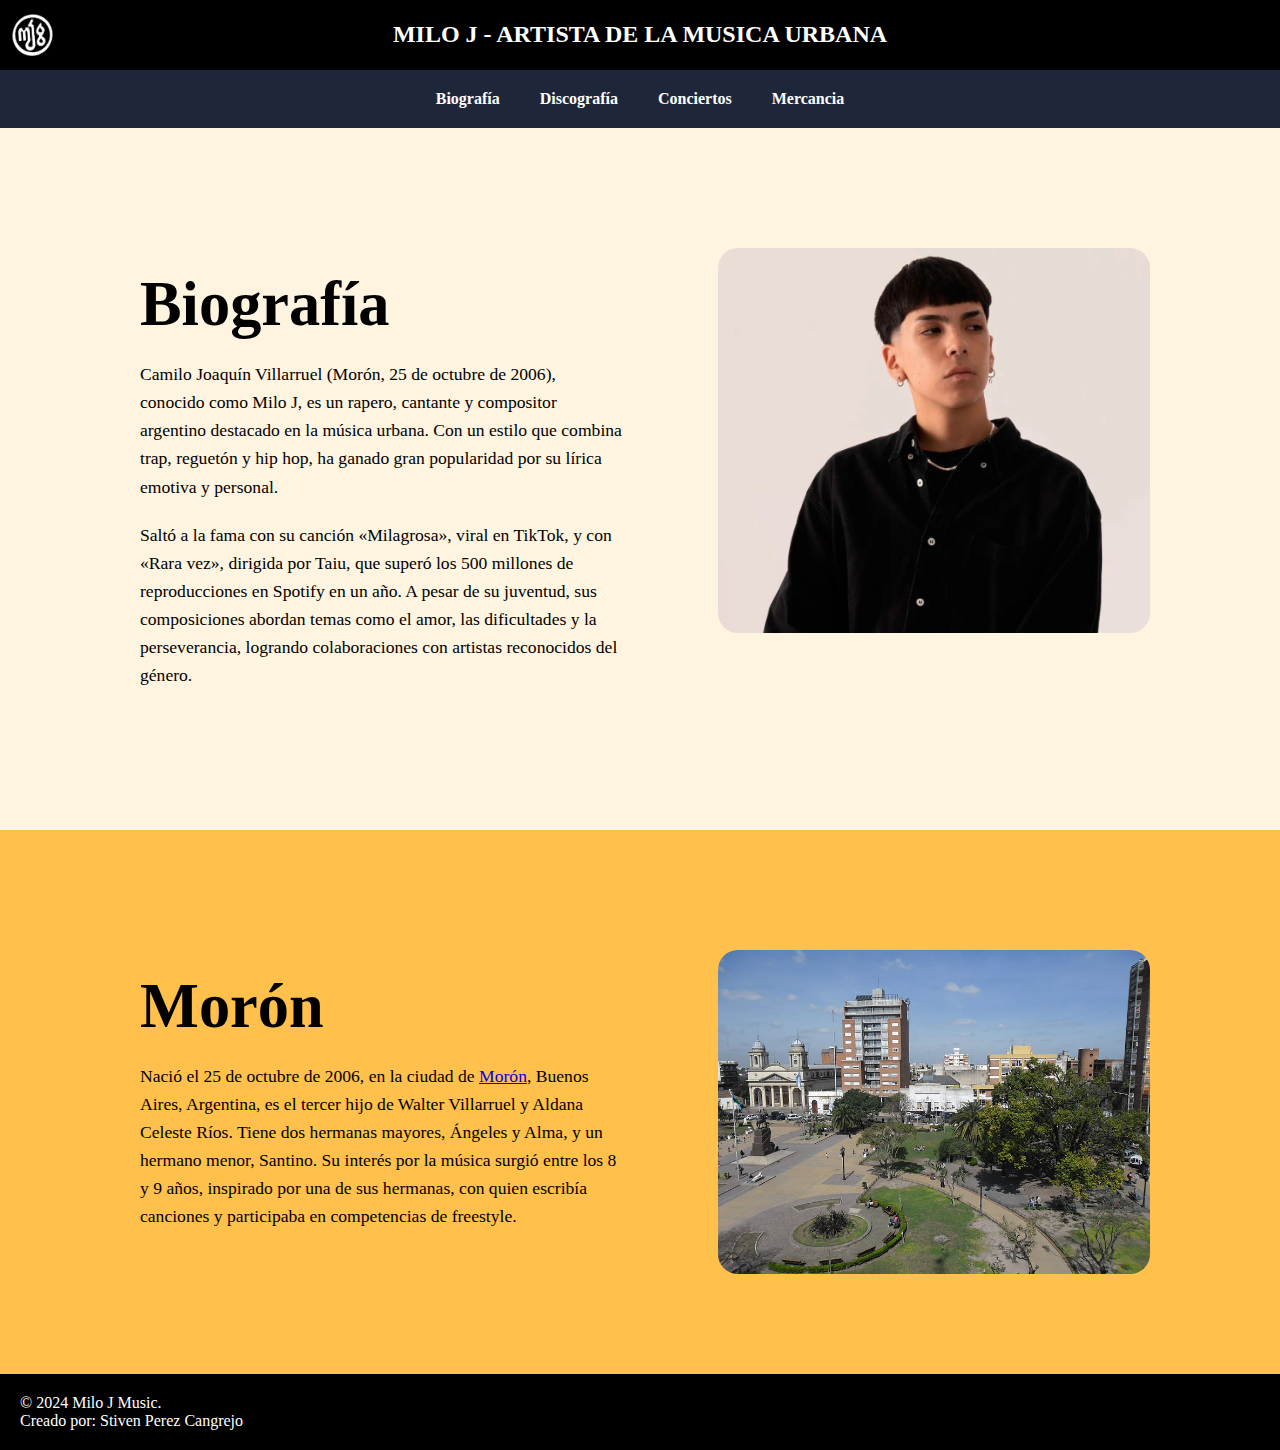
<file: Milojnuevo/index.html>
<html>
<head>
    <meta charset="UTF-8">
    <meta name="viewport" content="width=device-width, initial-scale=1.0">
    <title>Milo J</title>
    <link rel="stylesheet" href="style.css">
    <link rel="icon" href="img/milo j.ico"> 

    <meta name="description" content="Conoce la historia de Milo J, desde sus inicios en la música hasta su ascenso como uno de los artistas más influyentes del rap urbano. Descubre su trayectoria, sus logros y la evolución de su estilo único.">
    <meta name="keywords" content="biografía Milo J, historia de Milo J, vida personal de Milo J, infancia de Milo J, crecimiento de Milo J, origen de Milo J, trayectoria de Milo J en la música, comienzo de Milo J en el rap, formación de Milo J como artista, influencia de Milo J, desarrollo artístico de Milo J, primer álbum de Milo J, cómo comenzó Milo J en la música, primeros pasos de Milo J en el rap, vida en Argentina de Milo J, antecedentes familiares de Milo J, historia detrás de la carrera de Milo J, influencia musical de Milo J, evolución de Milo J en el género urbano, impacto de Milo J en el rap argentino, logros personales de Milo J, retos de Milo J en su carrera, superación de Milo J, crecimiento en la escena urbana, contribuciones de Milo J al rap, estilo de vida de Milo J, motivaciones de Milo J como artista, cómo influye Milo J en la juventud, filosofía musical de Milo J, personalidad de Milo J, el camino de Milo J hacia el éxito, momentos clave en la vida de Milo J, legado de Milo J en la música urbana, cómo se convirtió Milo J en un referente, historia personal y profesional de Milo J, desarrollo personal de Milo J, educación y formación de Milo J, la vida temprana de Milo J, cómo ha cambiado Milo J a lo largo de los años, historias de la vida de Milo J, inspiración y trayectoria de Milo J en el rap, contribuciones de Milo J a la cultura urbana, cómo influye Milo J en la música contemporánea">

    <meta property="og:title" content="Biografía de Milo J: La Historia del Rapero que Revolucionó el Rap Urbano">
    <meta property="og:description" content="Descubre la increíble historia de Milo J: el artista argentino que ha revolucionado el rap urbano. Conoce su trayectoria, su ascenso a la fama y el impacto de su música en la escena global. ¡Explora su legado y la influencia que ha dejado en la cultura musical!">
    <meta property="og:image" content="img/descriptio-bio.jpeg" alt="img-descripcion-milo-bio">


</head>

<body>
    <header class="flex-header">
        <img src="img/logo 166.png" alt="logo" >
        <h1>MILO J - ARTISTA DE LA MUSICA URBANA</h1>
    </header>

    <div>
        <nav>
            <ul>
                <li> <a href="index.html">Biografía</a> </li>
                <li> <a href="discografia.html">Discografía</a> </li>
                <li> <a href="conciertos.html">Conciertos</a> </li>
                <li> <a href="https://listado.mercadolibre.com.co/milo-j">Mercancia</a> </li>
            </ul>
        </nav>
    </div>

    <main>
        <section>
            <img src="img/Milo-J.jpg" alt="Milo j">
            <div class="content">
            <h2>Biografía</h2>
            <p>Camilo Joaquín Villarruel (Morón, 25 de octubre de 2006), conocido como Milo J, es un rapero, cantante y compositor argentino destacado en la música urbana. Con un estilo que combina trap, reguetón y hip hop, ha ganado gran popularidad por su lírica emotiva y personal.</p>
            <p>Saltó a la fama con su canción «Milagrosa», viral en TikTok, y con «Rara vez», dirigida por Taiu, que superó los 500 millones de reproducciones en Spotify en un año. A pesar de su juventud, sus composiciones abordan temas como el amor, las dificultades y la perseverancia, logrando colaboraciones con artistas reconocidos del género.</p>
            </div>
        </section>
    
        <section class="sectionmargen">
            <img src="img/moron.jpeg" alt="moron">
            <div class="content">
            <h2>Morón</h2>
            <p>Nació el 25 de octubre de 2006, en la ciudad de <a href="https://es.wikipedia.org/wiki/Mor%C3%B3n_(Argentina)" class="moron">Morón</a>, Buenos Aires, Argentina, es el tercer hijo de Walter Villarruel y Aldana Celeste Ríos. Tiene dos hermanas mayores, Ángeles y Alma, y un hermano menor, Santino. Su interés por la música surgió entre los 8 y 9 años, inspirado por una de sus hermanas, con quien escribía canciones y participaba en competencias de freestyle.</p>
            </div>
        </section>
    </main>

    <footer>
        <p>&copy; 2024 Milo J Music.</p>
        <p>Creado por: Stiven Perez Cangrejo</p>
    </footer>

</html>
</file>
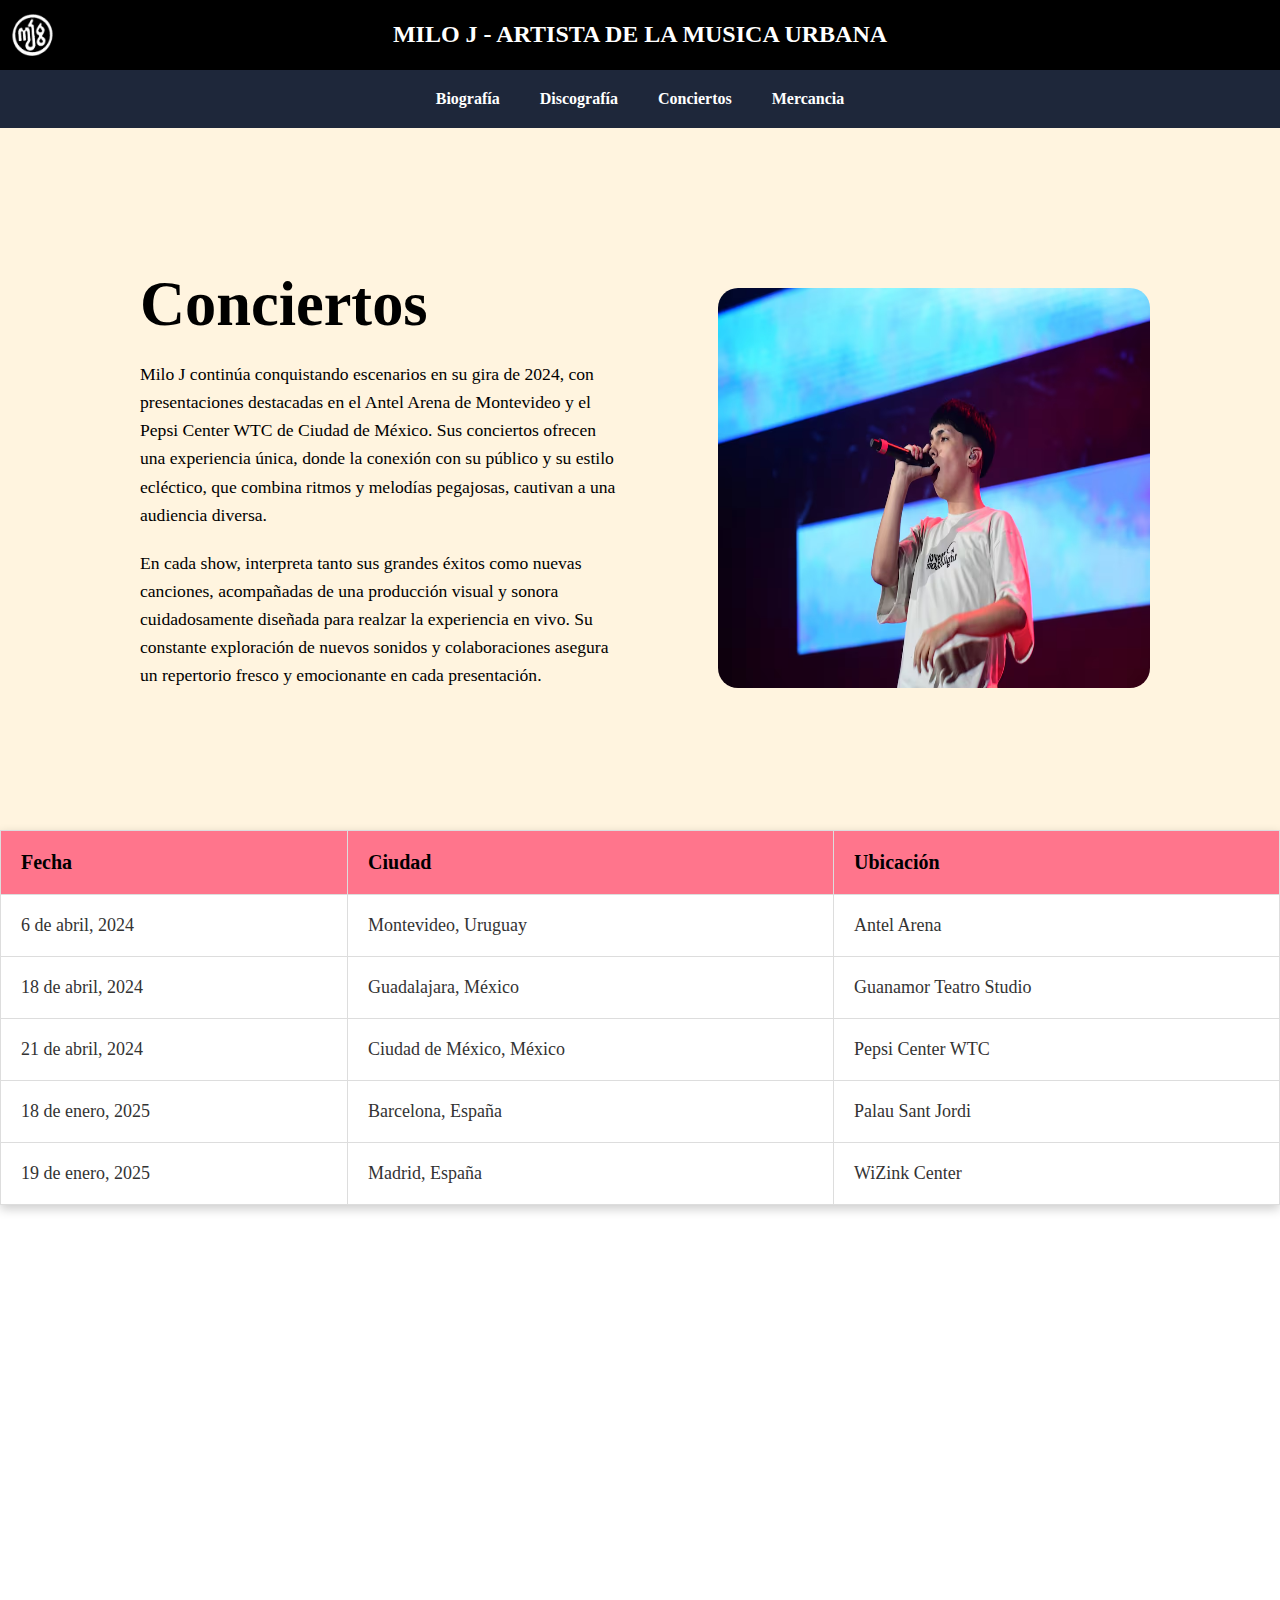
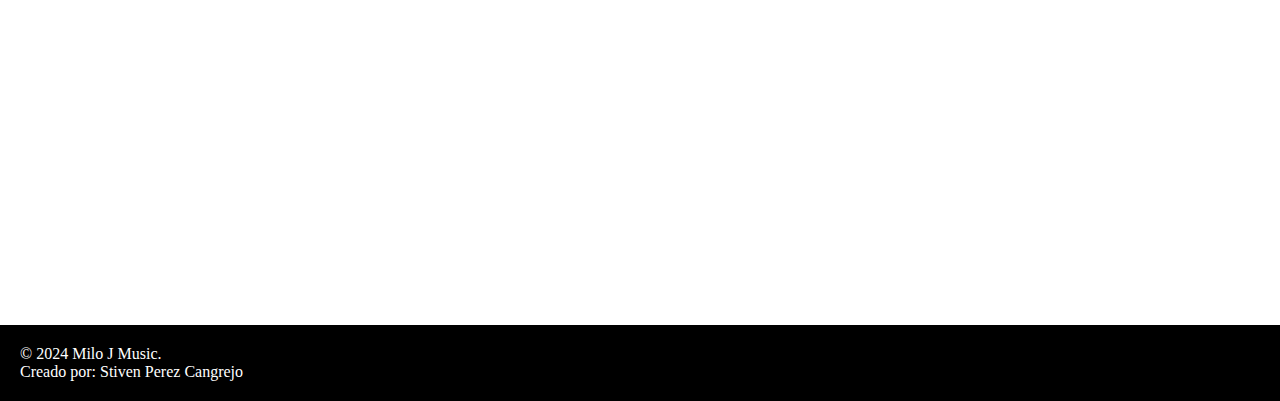
<file: Milojnuevo/conciertos.html>
<html>
<head>
    <meta charset="UTF-8">
    <meta name="viewport" content="width=device-width, initial-scale=1.0">
    <title>Milo J</title>
    <link rel="stylesheet" href="style.css">
    <link rel="icon" href="img/milo j.ico"> 

    <meta name="description" content="Consulta los próximos conciertos de Milo J y no te pierdas la oportunidad de verlo en vivo. Encuentra información actualizada sobre sus presentaciones en diferentes ciudades y cómo comprar tus entradas.">
    <meta name="keywords" content="conciertos Milo J, próximos conciertos Milo J, entradas Milo J, fechas de conciertos Milo J, conciertos en vivo Milo J, eventos Milo J, conciertos de rap Milo J, gira Milo J 2024, presentaciones Milo J, dónde ver a Milo J, entradas para conciertos de Milo J, tour Milo J, conciertos en Argentina Milo J, conciertos de rap en vivo, cómo comprar entradas Milo J, calendario de conciertos Milo J, próximos shows Milo J, entradas para conciertos de rap, tour y conciertos Milo J">

    <meta property="og:title" content="Próximos Conciertos de Milo J: No Te Pierdas sus Shows en Vivo">
    <meta property="og:description" content="¡No te pierdas los próximos conciertos de Milo J! Descubre las fechas, ciudades y cómo conseguir tus entradas para vivir la experiencia en vivo del rapero argentino.">
    <meta property="og:image" content="img/description-milo-concert.jpg" alt="img-descripcion-milo-concert">



</head>

<body>
    <header class="flex-header">
        <img src="img/logo 166.png" alt="logo">
        <h1>MILO J - ARTISTA DE LA MUSICA URBANA</h1>
    </header>
    
    <div>
        <nav>
            <ul>
                <li> <a href="index.html">Biografía</a> </li>
                <li> <a href="discografia.html">Discografía</a> </li>
                <li> <a href="conciertos.html">Conciertos</a> </li>
                <li> <a href="https://listado.mercadolibre.com.co/milo-j">Mercancia</a> </li>
            </ul>
        </nav>
    </div>

    <main>
        <section>
            <img src="img/concierto.avif" alt="concierto" class="img-concert">
            <div class="content">
            <h2>Conciertos</h2>
            <p>Milo J continúa conquistando escenarios en su gira de 2024, con presentaciones destacadas en el Antel Arena de Montevideo y el Pepsi Center WTC de Ciudad de México. Sus conciertos ofrecen una experiencia única, donde la conexión con su público y su estilo ecléctico, que combina ritmos y melodías pegajosas, cautivan a una audiencia diversa.</p>
            <p>En cada show, interpreta tanto sus grandes éxitos como nuevas canciones, acompañadas de una producción visual y sonora cuidadosamente diseñada para realzar la experiencia en vivo. Su constante exploración de nuevos sonidos y colaboraciones asegura un repertorio fresco y emocionante en cada presentación.</p>
            </div>
        </section>
    
        <table border="1"> 
            <tr>
                <th>Fecha</th>
                <th>Ciudad</th>
                <th>Ubicación</th>
            </tr>
            <tr>
                <td>6 de abril, 2024</td>
                <td>Montevideo, Uruguay</td>
                <td>Antel Arena</td>
            </tr>
            <tr>
                <td>18 de abril, 2024</td>
                <td>Guadalajara, México</td>
                <td>Guanamor Teatro Studio</td>
            </tr>
            <tr>
                <td>21 de abril, 2024</td>
                <td>Ciudad de México, México</td>
                <td>Pepsi Center WTC</td>
            </tr>
            <tr>
                <td>18 de enero, 2025</td>
                <td>Barcelona, España</td>
                <td>Palau Sant Jordi</td>
            </tr>
            <tr>
                <td>19 de enero, 2025</td>
                <td>Madrid, España</td>
                <td>WiZink Center</td>
            </tr>
        </table>
    
        <div style="position:relative;padding-bottom:56.25%;height:0;overflow:hidden;">
            <iframe src="https://geo.dailymotion.com/player.html?video=x8vtb26"
            style="width:100%; height:100%; position:absolute; left:0px; top:0px; overflow:hidden; border:none;"
            allowfullscreen
            title="Dailymotion Video Player"
            allow="web-share">
            </iframe>
        </div>
        </main>
    
        <footer>
            <p>&copy; 2024 Milo J Music.</p>
            <p>Creado por: Stiven Perez Cangrejo</p>
        </footer>

    </body>
    </html>
</file>
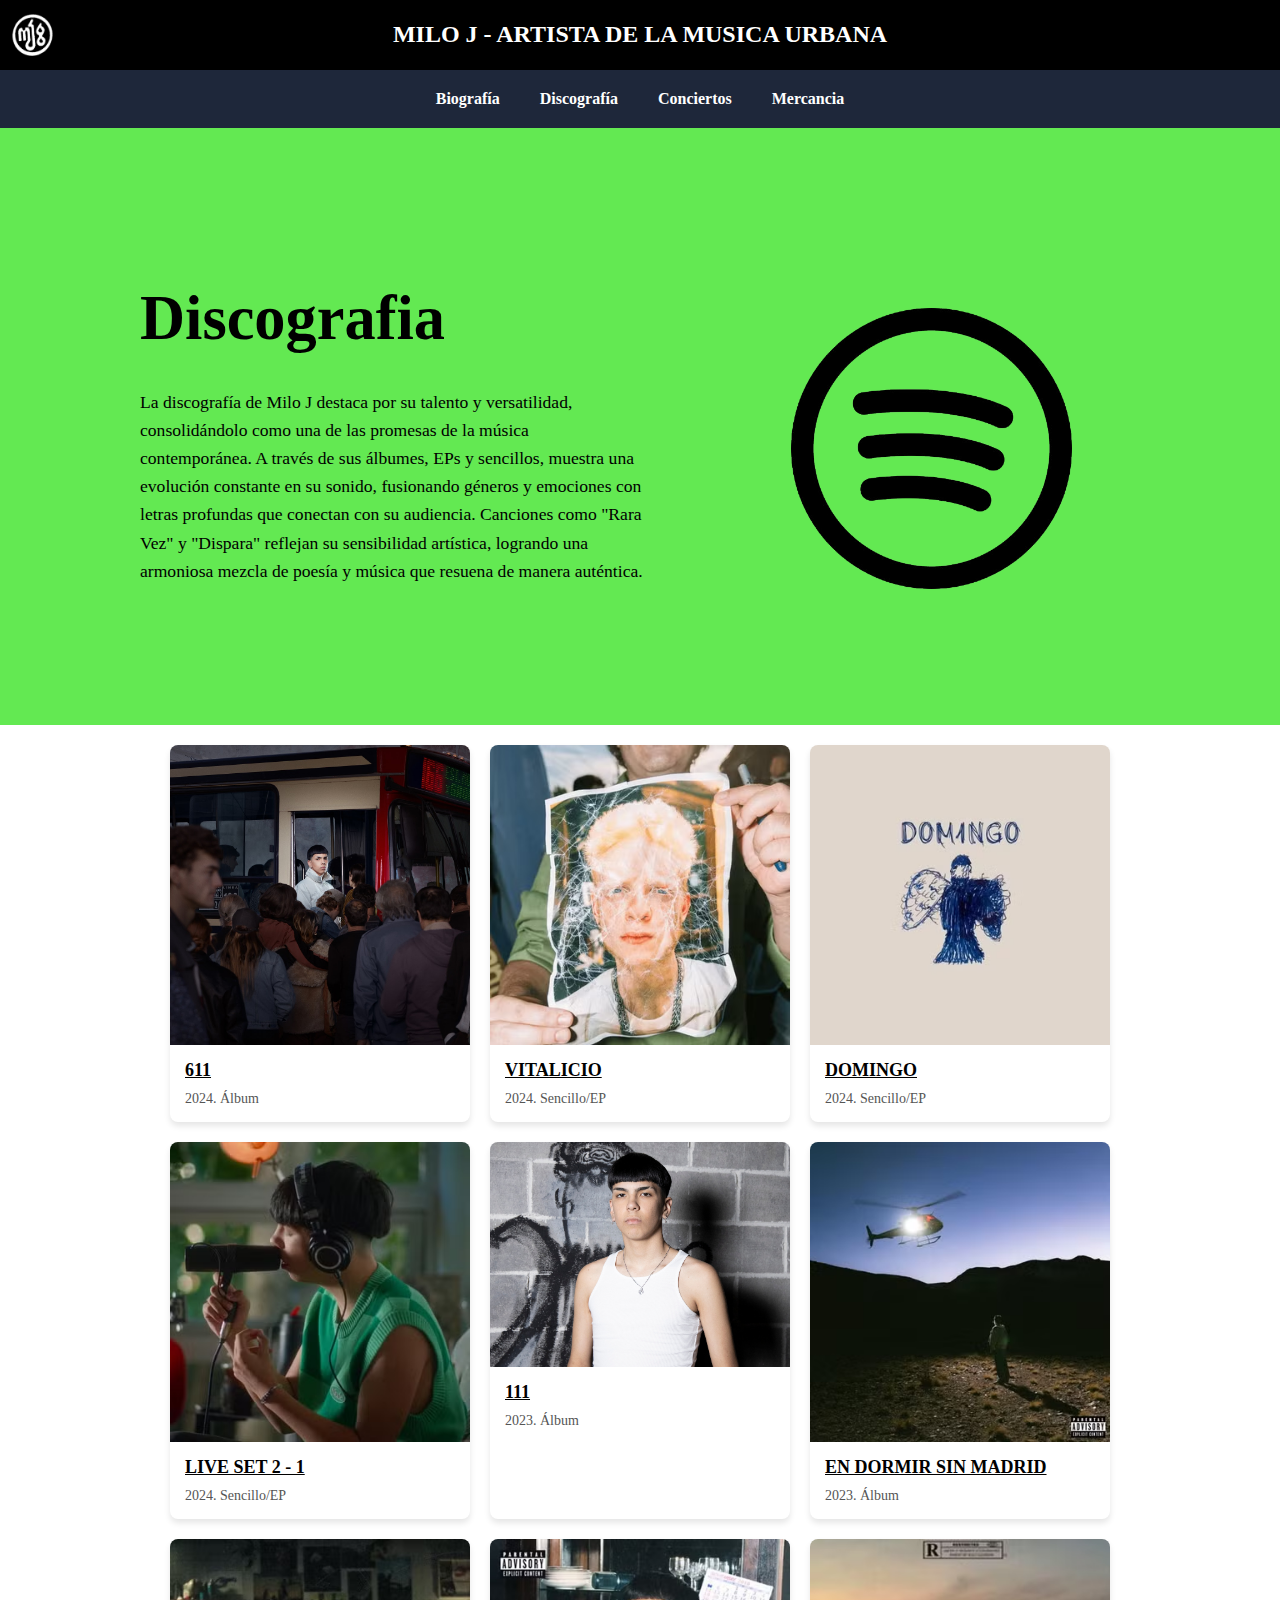
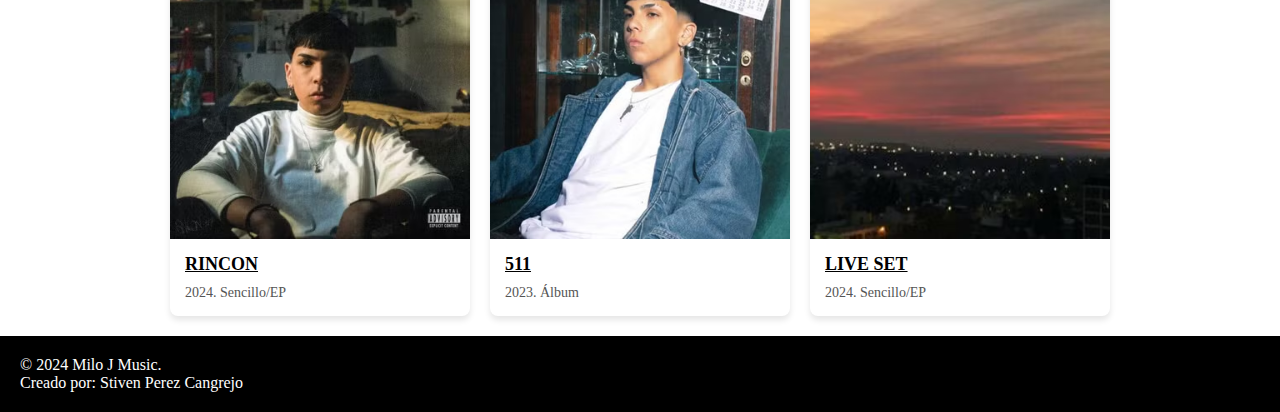
<file: Milojnuevo/discografia.html>
<html>
<head>
    <meta charset="UTF-8">
    <meta name="viewport" content="width=device-width, initial-scale=1.0">
    <title>Milo J</title>
    <link rel="stylesheet" href="style.css">
    <link rel="icon" href="img/milo j.ico"> 

    <meta name="description" content="Explora la discografía completa de Milo J, desde sus primeros álbumes hasta sus éxitos más recientes. Conoce sus canciones más populares, colaboraciones y cómo su música ha evolucionado a lo largo de los años.">
    <meta name="keywords" content="discografía de Milo J, álbumes de Milo J, canciones de Milo J, sencillos de Milo J, mejores canciones de Milo J, discos completos de Milo J, música de Milo J, canciones populares de Milo J, álbumes más vendidos de Milo J, historia de los discos de Milo J, lanzamientos de Milo J, últimos álbumes de Milo J, éxitos de Milo J, rap argentino de Milo J, influencias musicales de Milo J, colaboraciones de Milo J, mejores discos de rap argentino, análisis de la discografía de Milo J, letras de canciones de Milo J, discografía completa de Milo J, estilo musical de Milo J, géneros de Milo J, evolución musical de Milo J, discos más destacados de Milo J, trayectoria musical de Milo J, álbumes de rap urbano de Milo J, cómo ha cambiado la música de Milo J, temas populares de Milo J, letras significativas de Milo J, música de Milo J para streaming, canciones de Milo J en plataformas digitales, discografía y colaboraciones de Milo J, discos de Milo J en el género urbano, mejores canciones de rap de Milo J, cómo se ha desarrollado la música de Milo J">

    <meta property="og:title" content="Discografía de Milo J: Todos sus Álbumes y Éxitos del Rap Urbano">
    <meta property="og:description" content="Explora la discografía de Milo J, desde sus primeros éxitos hasta sus álbumes más recientes. Descubre cómo su música ha evolucionado y su impacto en el rap urbano.">
    <meta property="og:image" content="img/description-disc.avif" alt="img-descripcion-milo-disco">



</head>

<body>
    <header class="flex-header">
        <img src="img/logo 166.png" alt="logo">
        <h1>MILO J - ARTISTA DE LA MUSICA URBANA</h1>
    </header>
    
    <div>
        <nav>
            <ul>
                <li> <a href="index.html">Biografía</a> </li>
                <li> <a href="discografia.html">Discografía</a> </li>
                <li> <a href="conciertos.html">Conciertos</a> </li>
                <li> <a href="https://listado.mercadolibre.com.co/milo-j">Mercancia</a> </li>
            </ul>
        </nav>
    </div>
    
    <main>
        <section class="disc">
            <img src="img/spotifydiv.png" alt="spotifydiv" class="disc-img">
            <div class="div-content">
            <h2>Discografia</h2>
            <p>La discografía de Milo J destaca por su talento y versatilidad, consolidándolo como una de las promesas de la música contemporánea. A través de sus álbumes, EPs y sencillos, muestra una evolución constante en su sonido, fusionando géneros y emociones con letras profundas que conectan con su audiencia. Canciones como "Rara Vez" y "Dispara" reflejan su sensibilidad artística, logrando una armoniosa mezcla de poesía y música que resuena de manera auténtica.</p>
            </div>
        </section>

    <div class="container">
        <div class="card">
            <img src="img/Milo-J 166.jpg" alt="milo-j-166">
            <div class="card-content">
                <h3 class="card-title"> <a href="https://open.spotify.com/intl-es/album/6apkynw8DBUza2600Wm70t?si=88cab4e520f6441c" class="link">611</a></h3>
                <p class="card-text">2024. Álbum</p>
            </div>
        </div>
        <div class="card">
            <img src="img/vitalicio.avif" alt="vitalicio">
            <div class="card-content">
                <h3 class="card-title"> <a href="https://open.spotify.com/intl-es/track/3XDms8gGxWCMmwpSDzwGPy?si=6c9a35ed68f34581" class="link">VITALICIO</a></h3>
                <p class="card-text">2024. Sencillo/EP</p>
            </div>
        </div>
        <div class="card">
            <img src="img/DOMINGO.avif" alt="domingo">
            <div class="card-content">
                <h3 class="card-title"> <a href="https://open.spotify.com/intl-es/track/0hQqsZlgBJ46OtF7eLXxlf?si=c80d5edfbb134391" class="link">DOMINGO</a></h3>
                <p class="card-text">2024. Sencillo/EP</p>
            </div>
        </div>
        <div class="card">
            <img src="img/LIVESET.avif" alt="live-set">
            <div class="card-content">
                <h3 class="card-title"> <a href="https://open.spotify.com/intl-es/album/77Ofi1k389EDizXA2ROfOY?si=758a18211d3c4480" class="link">LIVE SET 2 - 1</a></h3>
                <p class="card-text">2024. Sencillo/EP</p>
            </div>
        </div>
        <div class="card">
            <img src="img/milo j 111.jpg" alt="miloj-111">
            <div class="card-content">
                <h3 class="card-title"> <a href="https://open.spotify.com/intl-es/album/338cbfABt3duRORfvNeqLT?si=620a942ec8b1495d" class="link">111</a></h3>
                <p class="card-text">2023. Álbum</p>
            </div>
        </div>
        <div class="card">
            <img src="img/MADRID.avif" alt="madrid">
            <div class="card-content">
                <h3 class="card-title"> <a href="https://open.spotify.com/intl-es/album/4NMv3cMkDwkkR6EdLloQDB?si=94b92c6b65c64dcf" class="link">EN DORMIR SIN MADRID</a></h3>
                <p class="card-text">2023. Álbum</p>
            </div>
        </div>
        <div class="card">
            <img src="img/RINCON.avif" alt="rincon">
            <div class="card-content">
                <h3 class="card-title"> <a href="https://open.spotify.com/intl-es/track/4PMi46eDFyLmHKKtVTrDGb?si=8bc70fe68b8f4208" class="link">RINCON</a></h3>
                <p class="card-text">2024. Sencillo/EP</p>
            </div>
        </div>
        <div class="card">
            <img src="img/511.avif" alt="511">
            <div class="card-content">
                <h3 class="card-title"> <a href="https://open.spotify.com/intl-es/album/10vvdzSUQmL6hYsoPDhG3X?si=70ebb366a47f421e" class="link">511</a></h3>
                <p class="card-text">2023. Álbum</p>
            </div>
        </div>
        <div class="card">
            <img src="img/LIVE SET.avif" alt="live-set2">
            <div class="card-content">
                <h3 class="card-title"> <a href="https://open.spotify.com/intl-es/track/3xtrcYi28H8982CjCdhvdj?si=208c82081da84c2e" class="link">LIVE SET</a></h3>
                <p class="card-text">2024. Sencillo/EP</p>
            </div>
        </div>
    </div>

    </main>

    <footer>
        <p>&copy; 2024 Milo J Music.</p>
        <p>Creado por: Stiven Perez Cangrejo</p>
    </footer>

</body>
</html>
</file>
<file: Milojnuevo/style.css>
@charset "UTF-8";
.flex-header {
  display: flex; /* Activa Flexbox */
  align-items: center; /* Alinea las cosas vertical */
  justify-content: space-between; /* Espacio los elementos horizontalmente */
  padding: 10px; /* Agrega poco de espacio interno */
  background-color: #000000;
}

.flex-header img {
  max-height: 50px; /* Ajusta tamaño del logo */
}

.flex-header h1 {
  position: absolute; /* centrar el título sin afectar otros elementos */
  left: 50%; /* Mueve el título horizontalmente */
  transform: translateX(-50%); /* centrarlo completamente si o si */
  font-size: 1.5em;
  color: #ffffff;
}

* {
  margin: 0;
  padding: 0;
}

nav {
  display: flex; /* Activa Flexbox */
  justify-content: center; /* Centra los elementos horizontalmente */
  background-color: #1e273a;
  padding: 20px;
}

/* Estilos para la lista */
nav ul {
  display: flex;
  list-style: none; /* Elimina puntos de la lista */
}

/* Estilos para los elementos de la lista */
nav ul li {
  margin: 0 20px; /* Espaciado entre los elementos de la lista */
}

/* Estilos para los enlaces */
nav ul li a {
  text-decoration: none; /* Elimina subrayado de los enlaces */
  color: #ffffff; /* Cambia el color del texto en el nav */
  font-weight: bold;
  transition: font-size 0.2s ease, border 0.1s ease; /* Transición para el tamaño de la fuente y el borde */
}

/* Estilo al pasar el cursor sobre los enlaces */
nav ul li a:hover {
  font-size: 18px; /* Aumenta el tamaño de la fuente al pasar el mouse */
  border: 2px solid #ffffff; /* Aumenta el grosor del borde */
  color: #8f8c89; /* Cambia el color del texto hover */
}

footer {
  color: #ffffff;
  background-color: #000000;
  padding: 20px;
}

section {
  display: flex;
  justify-content: flex-start;
  flex-direction: row-reverse; /* Cambia la dirección del texto a derecha-izquierda */
  padding: 100px;
  background-color: #fff4df;
}

.content {
  display: flex; /* Activa Flexbox dentro del div */
  flex-direction: column; /* Coloca los párrafos en una columna */
  max-width: 50%; /* Limita el ancho del texto */
  margin-right: 5%;
  padding: 30px;
}

section img {
  max-width: 40%;
  height: 50%;
  border-radius: 20px;
  margin-top: 20px;
  margin-right: 30px;
}

section h2 {
  margin: 10px 10; /* Espacio alrededor del título */
  font-size: 3.9em; /* Tamaño del título */
}

section p {
  margin: 10px 10; /* Espacio entre los párrafos */
  line-height: 1.6; /* Mejora el leer del texto */
  font-size: 1.1em;
}

.sectionmargen {
  display: flex; /* Activa Flexbox */
  justify-content: flex-start;
  flex-direction: row-reverse; /* Cambia la dirección a derecha-izquierda */
  padding: 100px;
  background-color: #ffc04c;
}

.disc {
  display: flex;
  background-color: #63e952;
}

.disc-img {
  height: 80%;
  width: 80%;
  margin-top: 80px;
  margin-right: 10%;
}

.div-content {
  display: flex; /* Activa Flexbox dentro del div */
  flex-direction: column; /* Coloca los párrafos en una columna */
  max-width: 50%; /* Limita el ancho del texto */
  margin-right: 10%;
  padding: 30px;
  line-height: 1.6; /* Mejora la legibilidad del texto */
}

.container {
  display: flex;
  flex-wrap: wrap;
  justify-content: center;
  gap: 20px;
  padding: 20px;
}

.card {
  background: #ffffff;
  border-radius: 8px;
  box-shadow: 0 4px 6px rgba(0, 0, 0, 0.1);
  overflow: hidden;
  max-width: 300px;
  transition: transform 0.3s ease;
}

.card:hover {
  transform: translateY(-10px);
}

.card img {
  width: 100%;
  height: auto;
}

.card-content {
  padding: 15px;
}

.card-title {
  font-size: 18px;
  margin: 0 0 10px;
}

.card-text {
  font-size: 14px;
  color: #555;
}

.link {
  color: #000000;
}

.img-concert {
  max-width: 40%;
  height: 400px;
  margin-top: 60px;
}

/* Tabla */
table {
  width: 100%; /* Ocupa todo el ancho de la página */
  max-width: 100%;
  border-collapse: collapse; /* Quita bordes duplicados */
  background: var(--bg-color-2-);
  box-shadow: 0 4px 10px rgba(0, 0, 0, 0.2);
}

/* Filas y celdas */
th, td {
  padding: 20px; /* Espaciado interno */
  text-align: left;
  border: 1px solid #ddd; /* Bordes gruesos*/
}

th {
  background-color: #ff758c;
  color: var(--bg-color-2-);
  font-size: 20px; /* Texto más grande */
}

td {
  font-size: 18px;
  color: #333;
}

/* Efecto al pasar el cursor */
tr:hover {
  background-color: #f2f2f2;
}

/* Título de la tabla */
caption {
  caption-side: top;
  font-weight: bold;
  margin-bottom: 10px;
  color: #444;
  text-align: center;
}

@media only screen and (max-width: 768px) {
  html, body {
    margin: 0;
    padding: 0;
    overflow-x: hidden; /* Oculta el scroll horizontal */
  }
  /* Header */
  .flex-header {
    display: flex;
    align-items: center; /* Centrado vertical */
    justify-content: space-between; /* Separa texto e icono */
    padding: 30px 10px;
  }
  /* Título h1 */
  .flex-header h1 {
    flex: 1; /* Ocupa todo el espacio disponible */
    text-align: center; /* Centra el texto */
    margin: 0; /* Elimina márgenes adicionales */
  }
  /* Icono o imagen en el header */
  .flex-header img {
    max-width: 40px; /* Tamaño adecuado para iconos */
    height: auto;
    margin-left: 10px; /* Espacio entre texto e icono */
  }
  /* Secciones generales */
  section {
    display: flex;
    flex-direction: column; /* Dirección vertical */
    align-items: center;
    padding: 20px; /* Espaciado interno */
  }
  section img {
    max-width: 80%;
    margin: 20px 0;
    height: auto; /* Mantén proporción */
  }
  section h2 {
    font-size: 2.2em; /* Tamaño del título */
    text-align: center;
  }
  section p {
    font-size: 1em;
    margin: 10px 0; /* Espaciado entre párrafos */
    text-align: justify; /* Texto justificado */
  }
  /* Sección específica (disc / sectionmargen) */
  .disc, .sectionmargen {
    display: flex;
    flex-direction: column;
    align-items: center;
    padding: 20px;
  }
  .disc-img, .sectionmargen img {
    max-width: 80%;
    height: auto;
    margin: 20px 0;
  }
  /* Contenido de texto */
  .div-content, .content {
    max-width: 85%; /* Ancho máximo */
    margin: 0 auto;
    padding: 20px;
    text-align: center; /* Centra el contenido */
    line-height: 1.5; /* Espaciado entre líneas */
  }
  .div-content h2, .content h2 {
    font-size: 2.2em;
  }
  .div-content p, .content p {
    font-size: 1em;
    margin: 10px 0;
  }
  /* Cards */
  .container {
    display: flex;
    flex-wrap: wrap; /* Permite que las cards se ajusten */
    justify-content: center;
    gap: 20px; /* Espaciado entre las cards */
    padding: 20px;
  }
  .card {
    display: flex;
    flex-direction: column;
    justify-content: space-between;
    width: 100%; /* Ocupa todo el ancho en móviles */
    max-width: 300px; /* Tamaño máximo */
    background: var(--bg-color-2-);
    border-radius: 8px;
    box-shadow: 0 4px 6px rgba(0, 0, 0, 0.1);
    transition: transform 0.3s ease;
  }
  .card-content {
    padding: 15px;
    text-align: center; /* Centra el texto */
  }
  .card-title {
    font-size: 18px;
    margin-bottom: 10px;
  }
  .card-text {
    font-size: 14px;
    color: #555;
    word-wrap: break-word; /* Ajusta texto largo */
  }
  /* Navegación */
  nav ul li {
    margin: 0 10px; /* Espaciado entre elementos */
  }
  /* Imágenes generales */
  .img-concert {
    max-width: 100%;
    height: auto;
  }
}

/*# sourceMappingURL=style.css.map */
</file>
